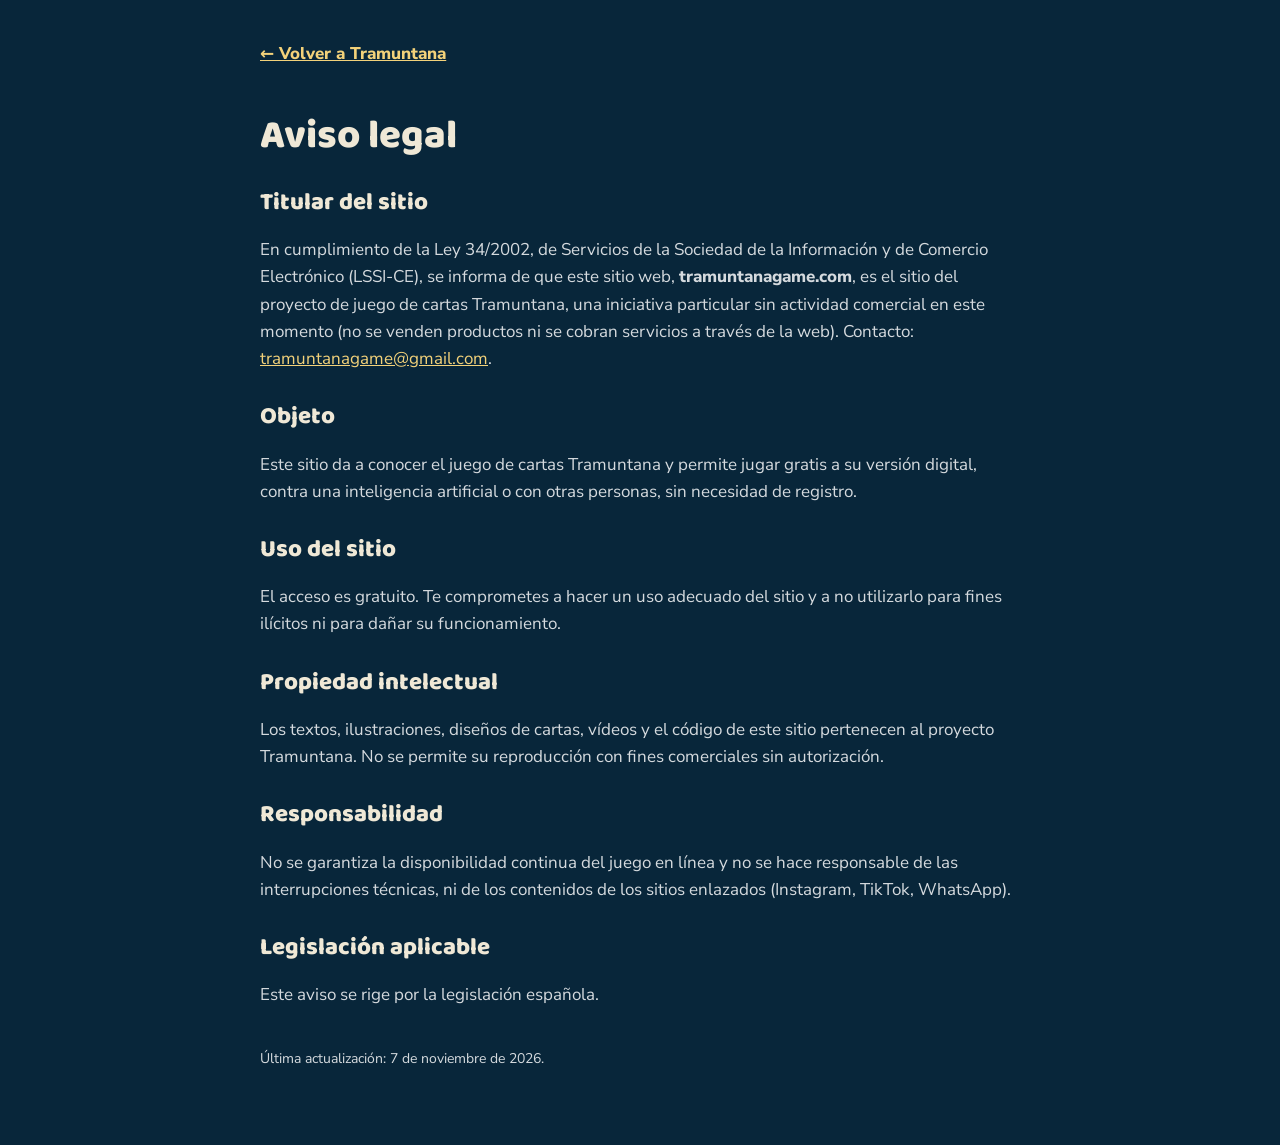
<file: aviso-legal.html>
<!doctype html><html lang="es"><head><meta charset="utf-8"><meta name="viewport" content="width=device-width,initial-scale=1">
<title>Aviso legal · Tramuntana</title><meta name="robots" content="noindex"><link rel="icon" href="/img/icono.png"><link rel="stylesheet" href="/fonts/fonts.css">
<style>body{margin:0;background:#08263A;color:#EFE8D6;font:400 17px/1.6 "Nunito Sans",system-ui,sans-serif}main{max-width:760px;margin:0 auto;padding:40px 20px 60px}h1,h2{font-family:"Baloo 2",sans-serif;line-height:1.1}h1{font-size:40px}h2{font-size:24px;margin-top:32px}a{color:#F3D27A}p,li{color:#D5DADE}.back{display:inline-block;margin-bottom:20px;font-weight:700}</style></head>
<body><main><a class="back" href="/">← Volver a Tramuntana</a><h1>Aviso legal</h1><h2>Titular del sitio</h2>
<p>En cumplimiento de la Ley 34/2002, de Servicios de la Sociedad de la Información y de Comercio Electrónico (LSSI-CE), se informa de que este sitio web, <b>tramuntanagame.com</b>, es el sitio del proyecto de juego de cartas Tramuntana, una iniciativa particular sin actividad comercial en este momento (no se venden productos ni se cobran servicios a través de la web). Contacto: <a href="mailto:tramuntanagame@gmail.com">tramuntanagame@gmail.com</a>.</p>
<h2>Objeto</h2><p>Este sitio da a conocer el juego de cartas Tramuntana y permite jugar gratis a su versión digital, contra una inteligencia artificial o con otras personas, sin necesidad de registro.</p>
<h2>Uso del sitio</h2><p>El acceso es gratuito. Te comprometes a hacer un uso adecuado del sitio y a no utilizarlo para fines ilícitos ni para dañar su funcionamiento.</p>
<h2>Propiedad intelectual</h2><p>Los textos, ilustraciones, diseños de cartas, vídeos y el código de este sitio pertenecen al proyecto Tramuntana. No se permite su reproducción con fines comerciales sin autorización.</p>
<h2>Responsabilidad</h2><p>No se garantiza la disponibilidad continua del juego en línea y no se hace responsable de las interrupciones técnicas, ni de los contenidos de los sitios enlazados (Instagram, TikTok, WhatsApp).</p>
<h2>Legislación aplicable</h2><p>Este aviso se rige por la legislación española.</p><p style="margin-top:40px;font-size:14px">Última actualización: 7 de noviembre de 2026.</p></main></body></html>
</file>
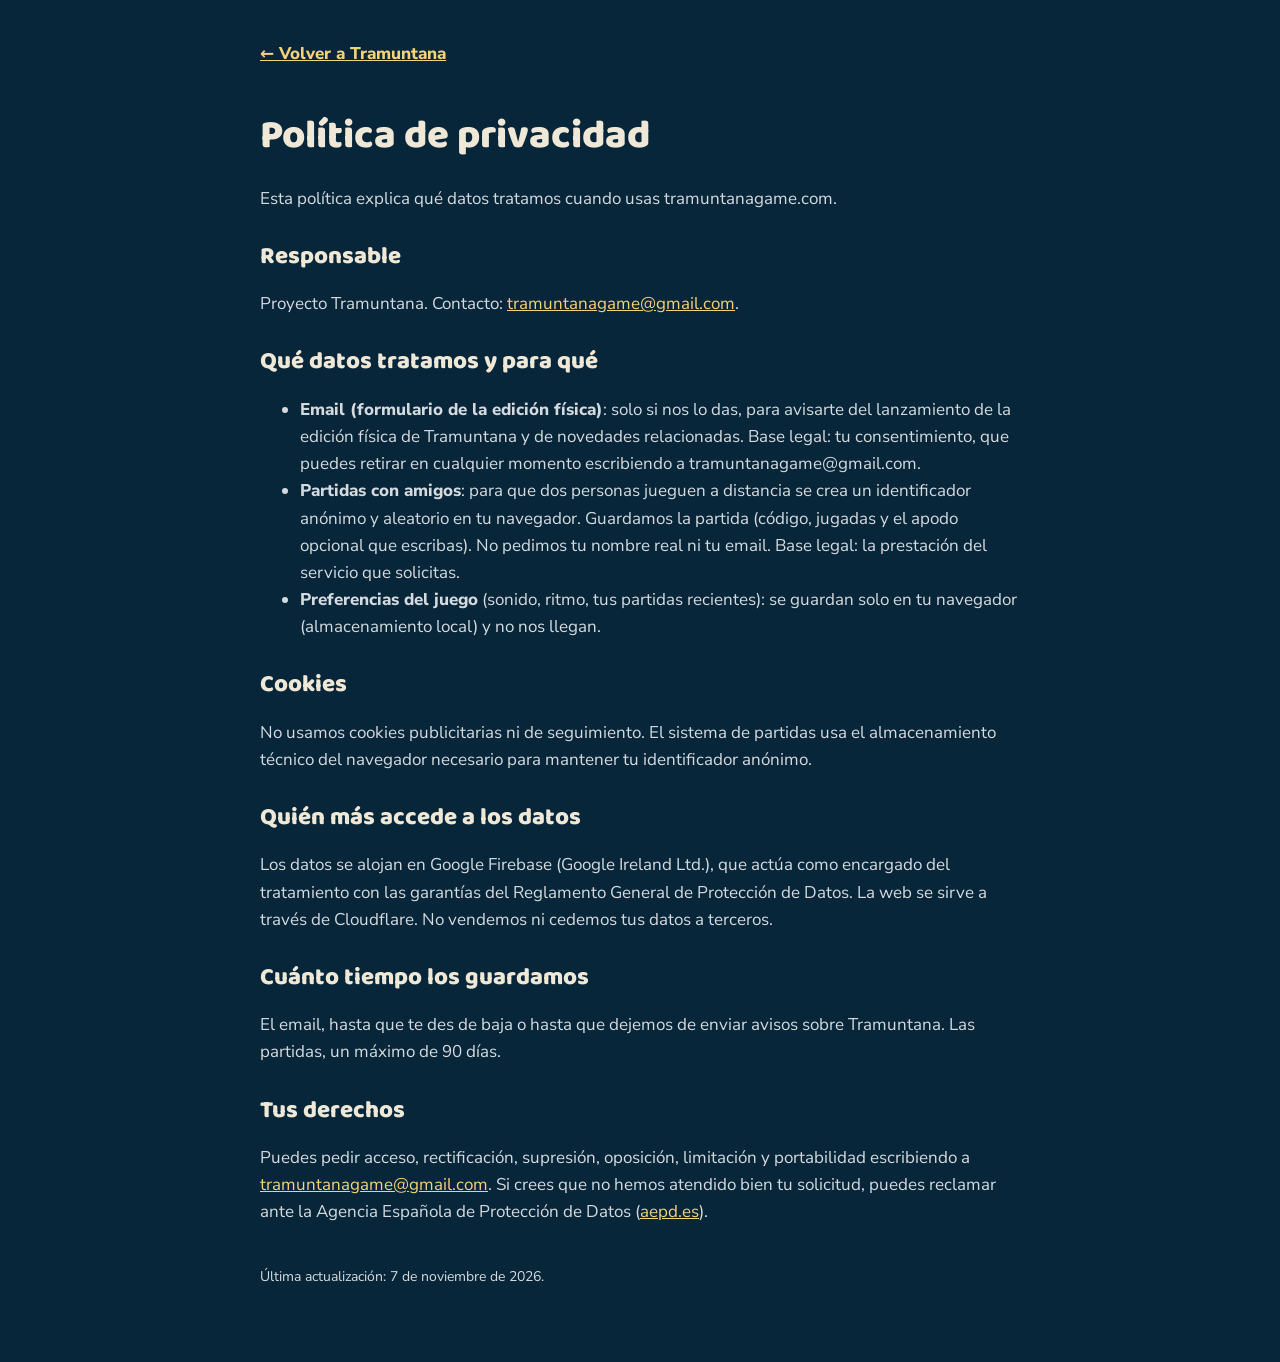
<file: privacidad.html>
<!doctype html><html lang="es"><head><meta charset="utf-8"><meta name="viewport" content="width=device-width,initial-scale=1">
<title>Política de privacidad · Tramuntana</title><meta name="robots" content="noindex"><link rel="icon" href="/img/icono.png"><link rel="stylesheet" href="/fonts/fonts.css">
<style>body{margin:0;background:#08263A;color:#EFE8D6;font:400 17px/1.6 "Nunito Sans",system-ui,sans-serif}main{max-width:760px;margin:0 auto;padding:40px 20px 60px}h1,h2{font-family:"Baloo 2",sans-serif;line-height:1.1}h1{font-size:40px}h2{font-size:24px;margin-top:32px}a{color:#F3D27A}p,li{color:#D5DADE}.back{display:inline-block;margin-bottom:20px;font-weight:700}</style></head>
<body><main><a class="back" href="/">← Volver a Tramuntana</a><h1>Política de privacidad</h1><p>Esta política explica qué datos tratamos cuando usas tramuntanagame.com.</p>
<h2>Responsable</h2><p>Proyecto Tramuntana. Contacto: <a href="mailto:tramuntanagame@gmail.com">tramuntanagame@gmail.com</a>.</p>
<h2>Qué datos tratamos y para qué</h2>
<ul><li><b>Email (formulario de la edición física)</b>: solo si nos lo das, para avisarte del lanzamiento de la edición física de Tramuntana y de novedades relacionadas. Base legal: tu consentimiento, que puedes retirar en cualquier momento escribiendo a tramuntanagame@gmail.com.</li>
<li><b>Partidas con amigos</b>: para que dos personas jueguen a distancia se crea un identificador anónimo y aleatorio en tu navegador. Guardamos la partida (código, jugadas y el apodo opcional que escribas). No pedimos tu nombre real ni tu email. Base legal: la prestación del servicio que solicitas.</li>
<li><b>Preferencias del juego</b> (sonido, ritmo, tus partidas recientes): se guardan solo en tu navegador (almacenamiento local) y no nos llegan.</li></ul>
<h2>Cookies</h2><p>No usamos cookies publicitarias ni de seguimiento. El sistema de partidas usa el almacenamiento técnico del navegador necesario para mantener tu identificador anónimo.</p>
<h2>Quién más accede a los datos</h2><p>Los datos se alojan en Google Firebase (Google Ireland Ltd.), que actúa como encargado del tratamiento con las garantías del Reglamento General de Protección de Datos. La web se sirve a través de Cloudflare. No vendemos ni cedemos tus datos a terceros.</p>
<h2>Cuánto tiempo los guardamos</h2><p>El email, hasta que te des de baja o hasta que dejemos de enviar avisos sobre Tramuntana. Las partidas, un máximo de 90 días.</p>
<h2>Tus derechos</h2><p>Puedes pedir acceso, rectificación, supresión, oposición, limitación y portabilidad escribiendo a <a href="mailto:tramuntanagame@gmail.com">tramuntanagame@gmail.com</a>. Si crees que no hemos atendido bien tu solicitud, puedes reclamar ante la Agencia Española de Protección de Datos (<a href="https://www.aepd.es" target="_blank" rel="noopener">aepd.es</a>).</p><p style="margin-top:40px;font-size:14px">Última actualización: 7 de noviembre de 2026.</p></main></body></html>
</file>
<file: fonts/fonts.css>
@font-face{font-family:"Baloo 2";font-weight:600;font-display:swap;src:url(/fonts/baloo-2-latin-600-normal.woff2) format("woff2")}
@font-face{font-family:"Baloo 2";font-weight:800;font-display:swap;src:url(/fonts/baloo-2-latin-800-normal.woff2) format("woff2")}
@font-face{font-family:"Nunito Sans";font-weight:400;font-display:swap;src:url(/fonts/nunito-sans-latin-400-normal.woff2) format("woff2")}
@font-face{font-family:"Nunito Sans";font-weight:600;font-display:swap;src:url(/fonts/nunito-sans-latin-600-normal.woff2) format("woff2")}
@font-face{font-family:"Nunito Sans";font-weight:800;font-display:swap;src:url(/fonts/nunito-sans-latin-800-normal.woff2) format("woff2")}
</file>
